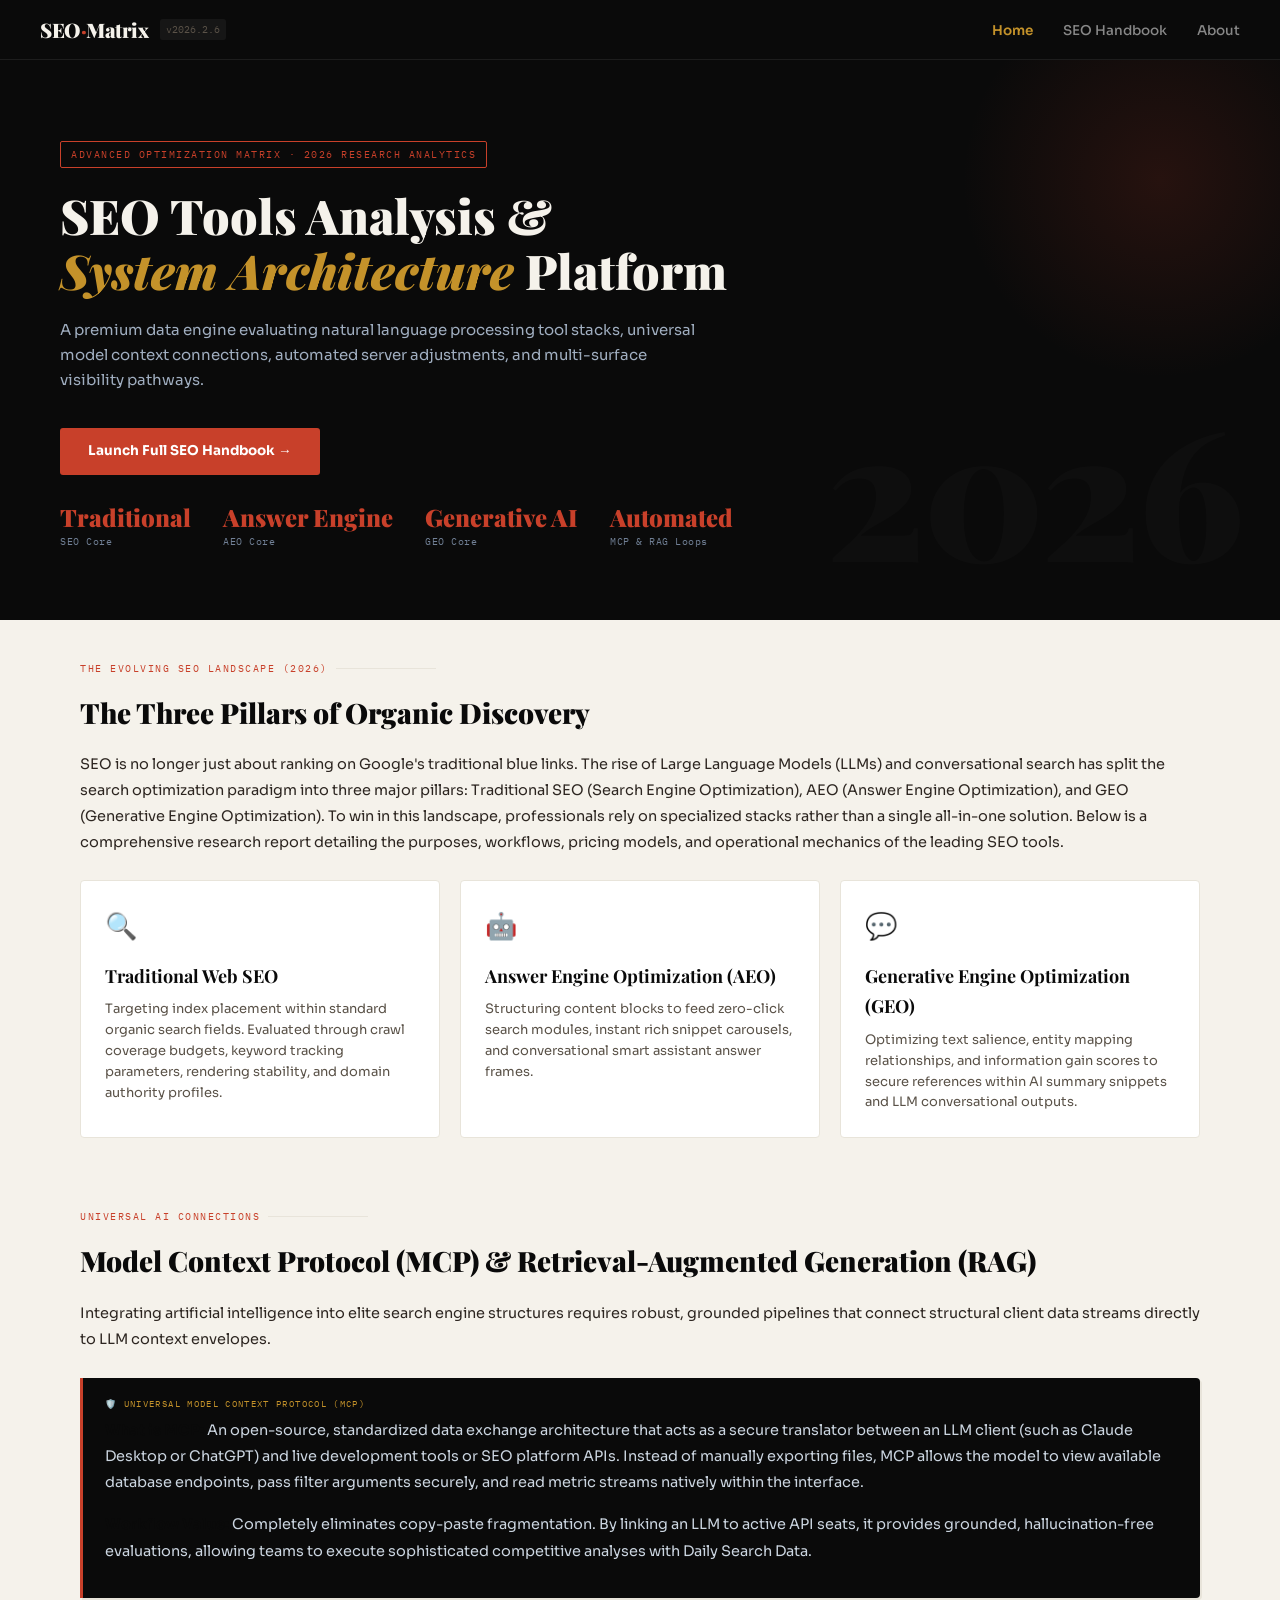
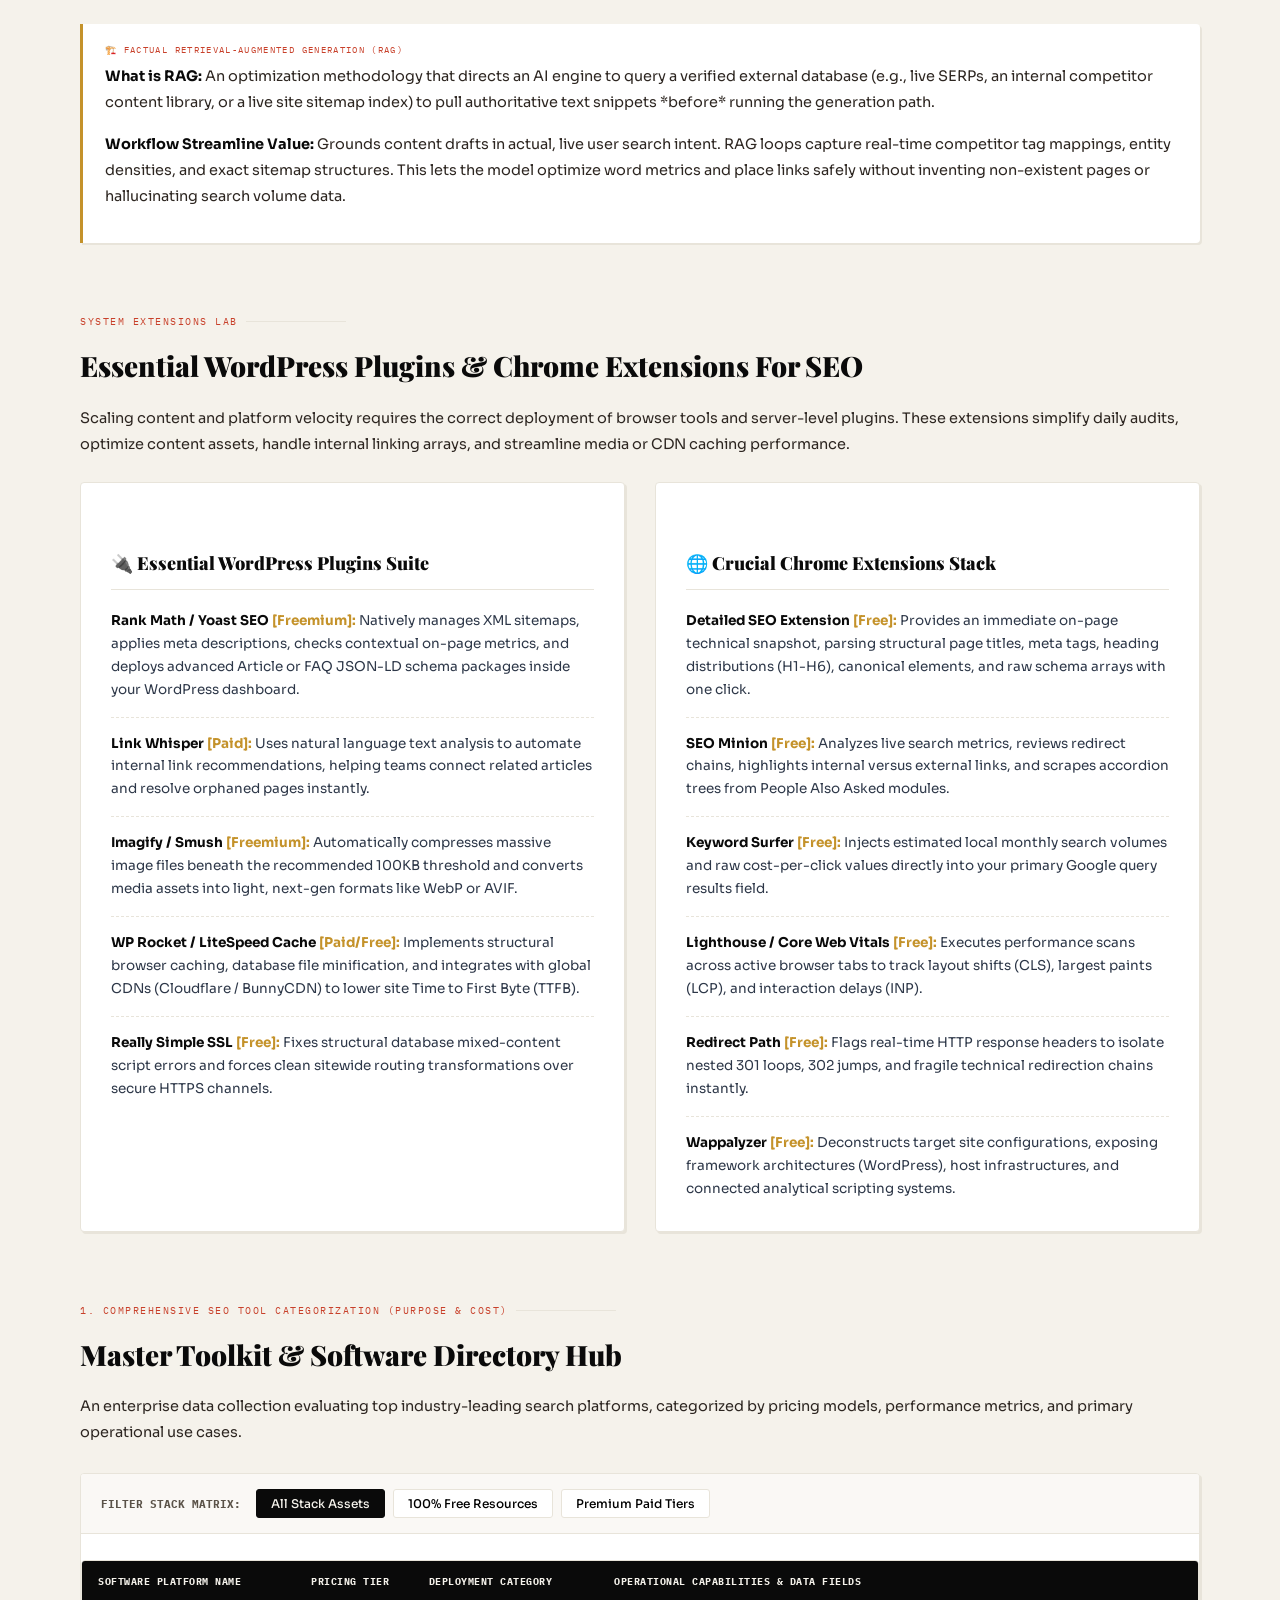
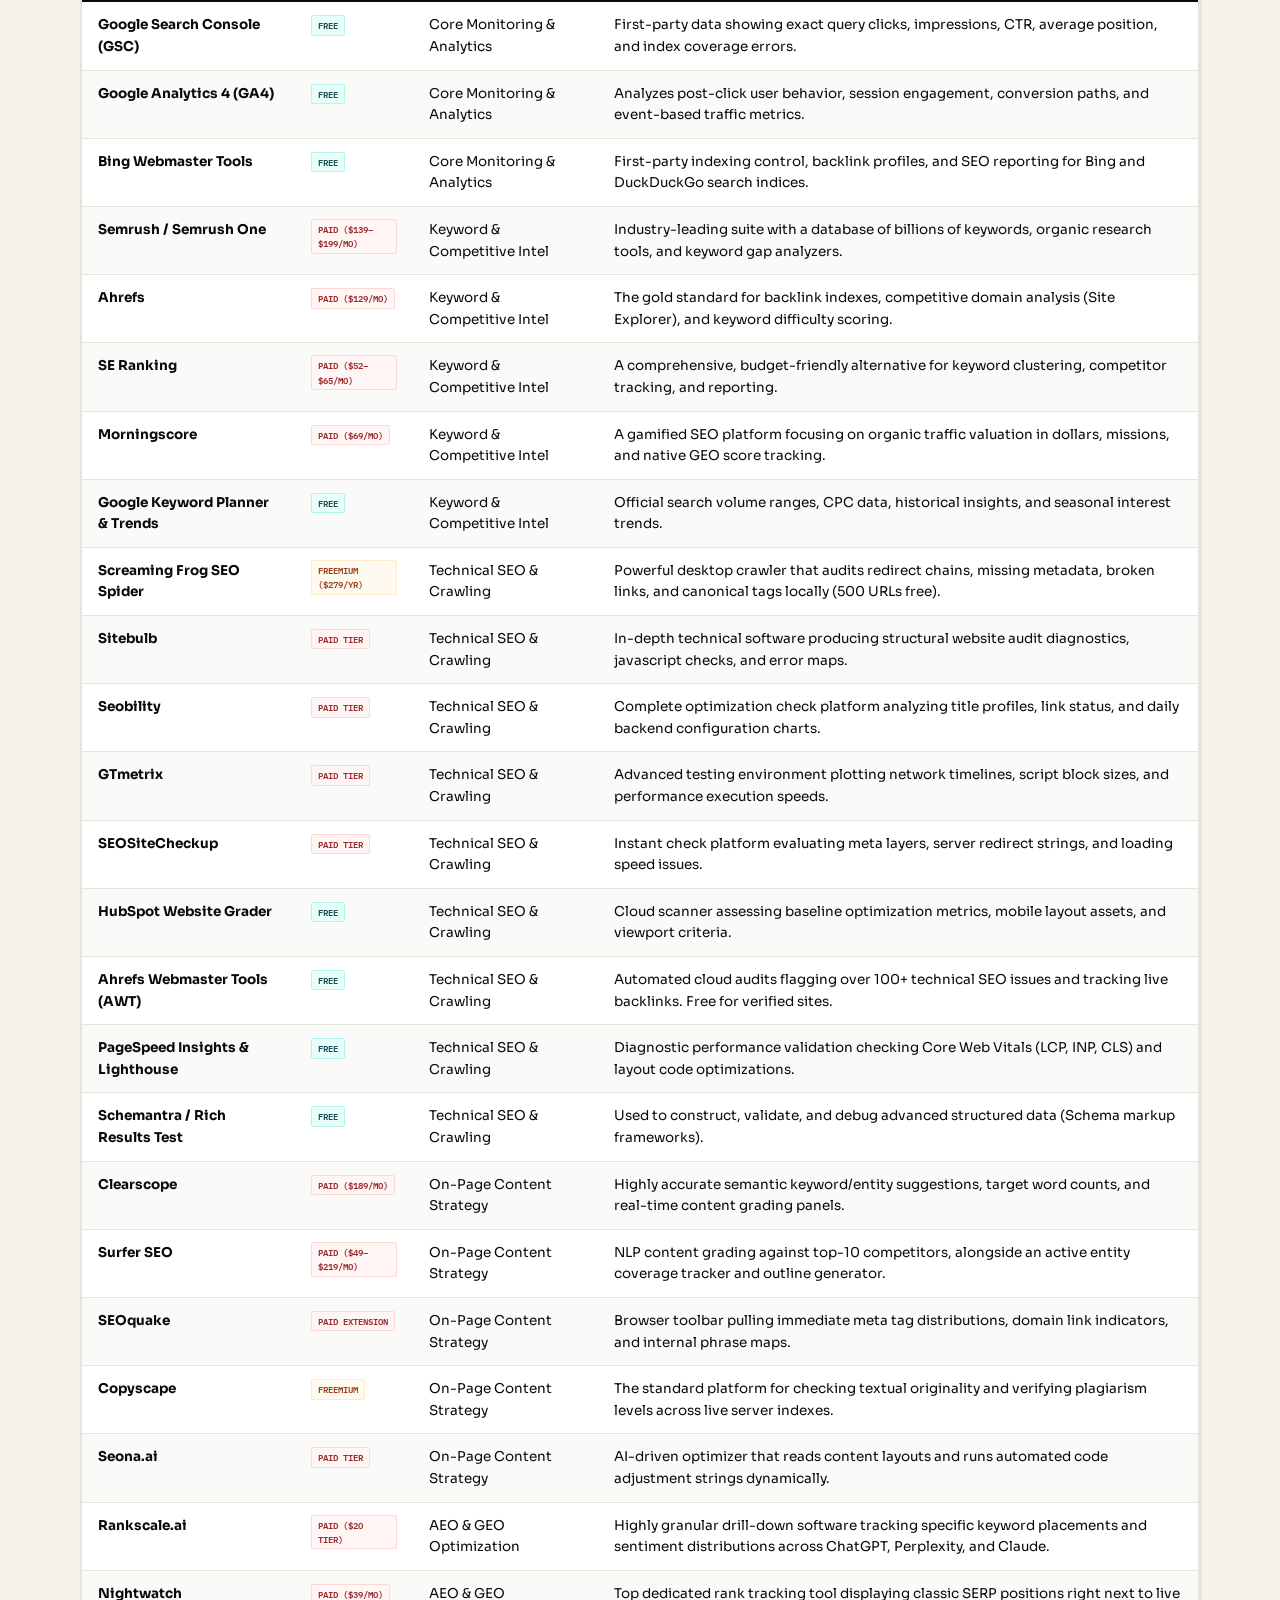
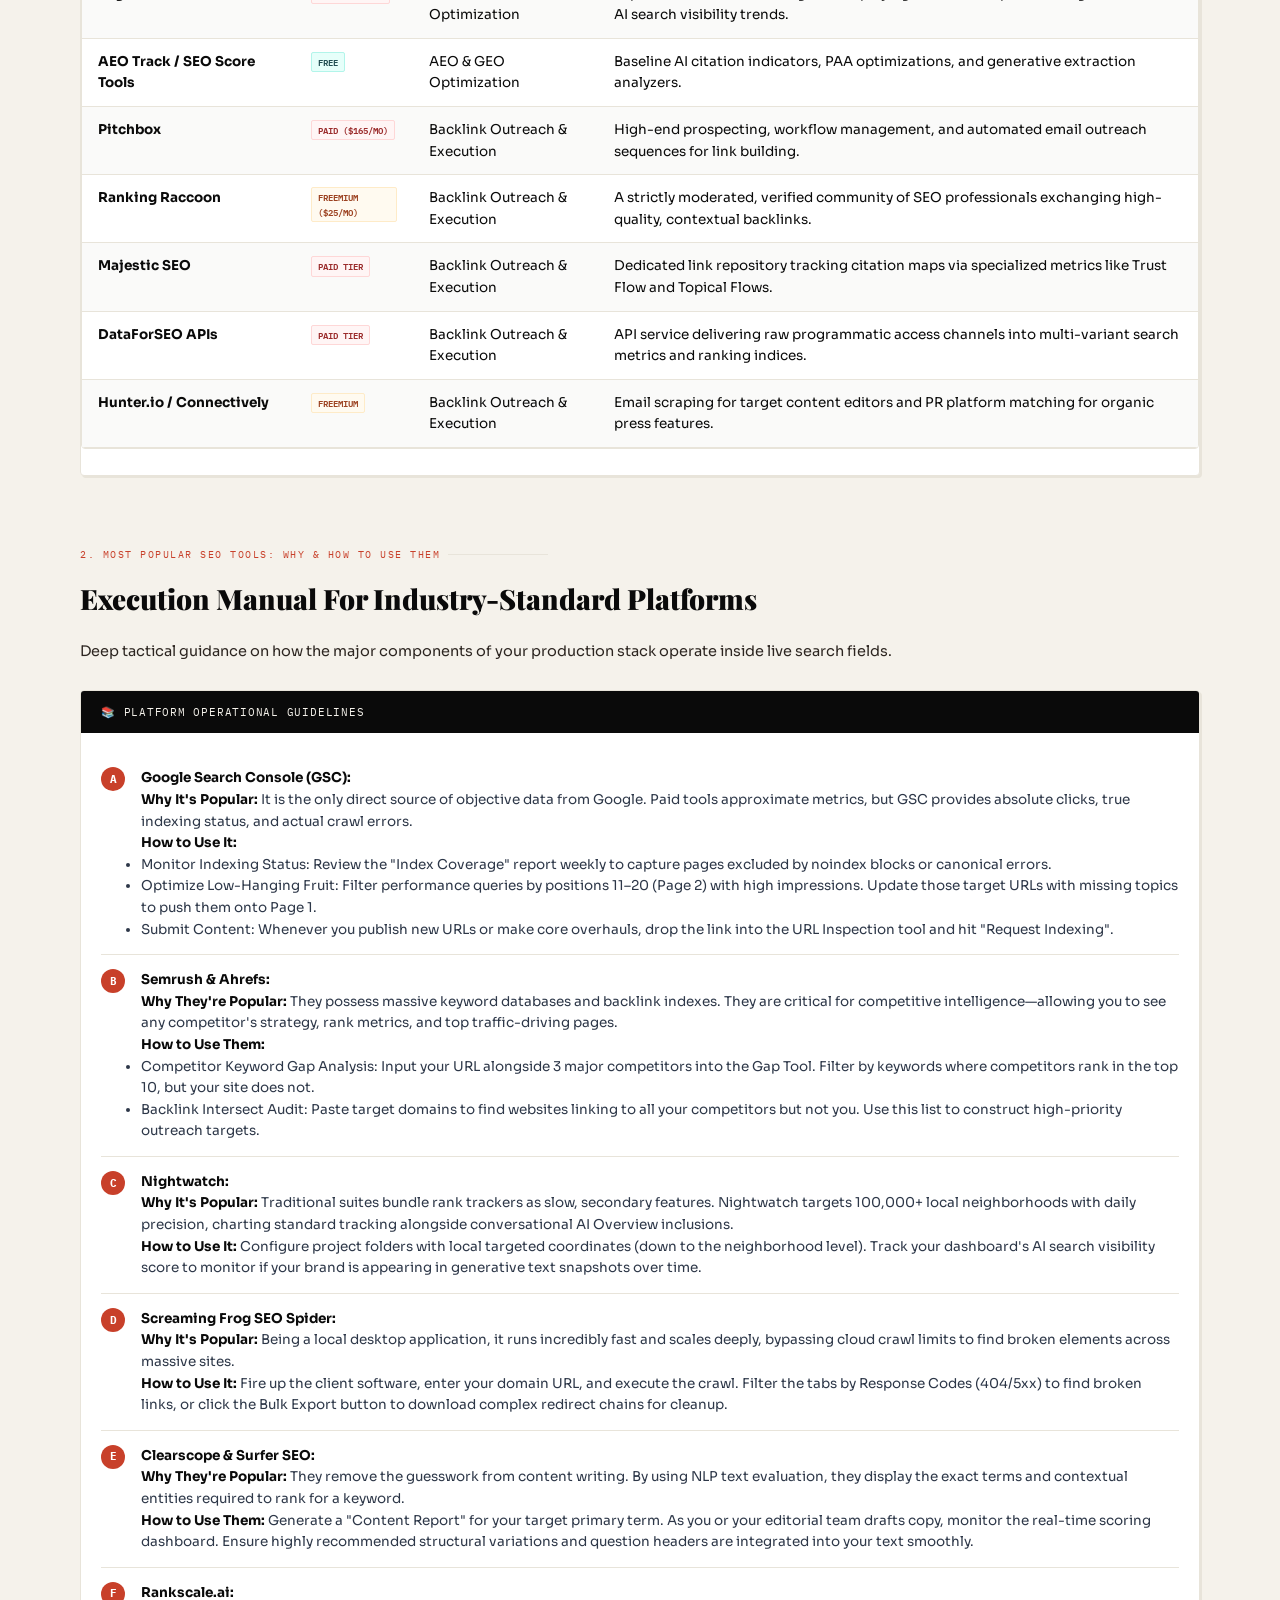
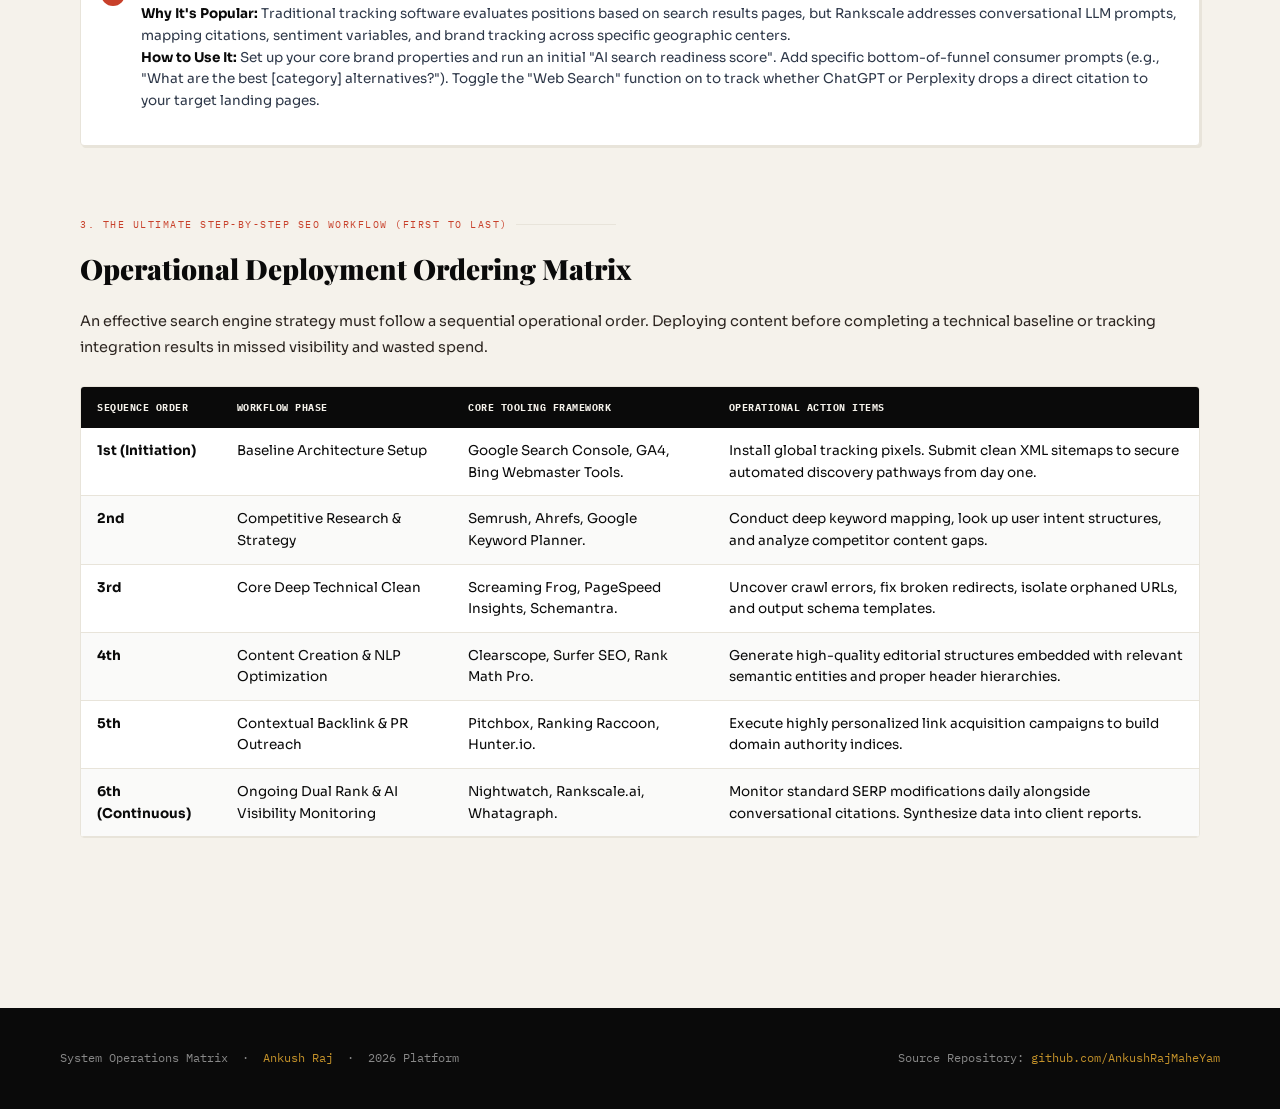
<file: index.html>
<!DOCTYPE html>
<html lang="en">
<head>
    <meta charset="UTF-8">
    <meta name="viewport" content="width=device-width, initial-scale=1.0">
    <title>Enterprise SEO Tools Analysis, Automation &amp; Protocol Architecture Matrix | Ankush Raj</title>
    <link href="https://fonts.googleapis.com/css2?family=Playfair+Display:ital,wght@0,400;0,700;0,900;1,400&family=IBM+Plex+Mono:wght@400;500&family=Sora:wght@300;400;500;600;700&display=swap" rel="stylesheet">
    <link rel="stylesheet" href="style.css">
</head>
<body class="index-page">

    <div id="progress-bar"></div>

    <nav class="global-navbar">
        <div class="nav-brand-group">
            <span class="nav-logo-text">SEO<span class="dot">·</span>Matrix</span>
            <span class="nav-version">v2026.2.6</span>
        </div>
        <button class="global-menu-toggle" id="globalMenuToggle" aria-label="Toggle Global Navigation Menu">
            <span></span><span></span><span></span>
        </button>
        <ul class="global-nav-links" id="globalNavLinks">
            <li><a href="index.html" class="global-nav-item active">Home</a></li>
            <li><a href="seo-handbook.html" class="global-nav-item">SEO Handbook</a></li>
            <li><a href="about.html" class="global-nav-item">About</a></li>
        </ul>
    </nav>

    <div id="main" class="full-width">
        
        <section id="hero">
            <div class="hero-badge">Advanced Optimization Matrix · 2026 Research Analytics</div>
            <h1 class="hero-title">SEO Tools Analysis &amp;<br><em>System Architecture</em> Platform</h1>
            <p class="hero-sub">A premium data engine evaluating natural language processing tool stacks, universal model context connections, automated server adjustments, and multi-surface visibility pathways.</p>

            <div class="hero-actions-row">
                <a href="seo-handbook.html" class="cta-link-btn">Launch Full SEO Handbook →</a>
            </div>

            <div class="hero-stats">
                <div class="stat"><span class="stat-num">Traditional</span><span class="stat-label">SEO Core</span></div>
                <div class="stat"><span class="stat-num">Answer Engine</span><span class="stat-label">AEO Core</span></div>
                <div class="stat"><span class="stat-num">Generative AI</span><span class="stat-label">GEO Core</span></div>
                <div class="stat"><span class="stat-num">Automated</span><span class="stat-label">MCP &amp; RAG Loops</span></div>
            </div>
        </section>

        <div id="content" class="dashboard-content">
            
            <section class="dashboard-section">
                <div class="part-label">The Evolving SEO Landscape (2026)</div>
                <h2 class="section-display-title">The Three Pillars of Organic Discovery</h2>
                <p>SEO is no longer just about ranking on Google's traditional blue links. The rise of Large Language Models (LLMs) and conversational search has split the search optimization paradigm into three major pillars: Traditional SEO (Search Engine Optimization), AEO (Answer Engine Optimization), and GEO (Generative Engine Optimization). To win in this landscape, professionals rely on specialized stacks rather than a single all-in-one solution. Below is a comprehensive research report detailing the purposes, workflows, pricing models, and operational mechanics of the leading SEO tools.</p>
                
                <div class="card-grid">
                    <div class="card">
                        <div class="card-icon">🔍</div>
                        <div class="card-title">Traditional Web SEO</div>
                        <div class="card-desc">Targeting index placement within standard organic search fields. Evaluated through crawl coverage budgets, keyword tracking parameters, rendering stability, and domain authority profiles.</div>
                    </div>
                    <div class="card">
                        <div class="card-icon">🤖</div>
                        <div class="card-title">Answer Engine Optimization (AEO)</div>
                        <div class="card-desc">Structuring content blocks to feed zero-click search modules, instant rich snippet carousels, and conversational smart assistant answer frames.</div>
                    </div>
                    <div class="card">
                        <div class="card-icon">💬</div>
                        <div class="card-title">Generative Engine Optimization (GEO)</div>
                        <div class="card-desc">Optimizing text salience, entity mapping relationships, and information gain scores to secure references within AI summary snippets and LLM conversational outputs.</div>
                    </div>
                </div>
            </section>

            <section class="dashboard-section">
                <div class="part-label">Universal AI Connections</div>
                <h2 class="section-display-title">Model Context Protocol (MCP) &amp; Retrieval-Augmented Generation (RAG)</h2>
                <p>Integrating artificial intelligence into elite search engine structures requires robust, grounded pipelines that connect structural client data streams directly to LLM context envelopes.</p>
                
                <div class="callout ink">
                    <div class="callout-label">🛡️ Universal Model Context Protocol (MCP)</div>
                    <p><strong>What is MCP:</strong> An open-source, standardized data exchange architecture that acts as a secure translator between an LLM client (such as Claude Desktop or ChatGPT) and live development tools or SEO platform APIs. Instead of manually exporting files, MCP allows the model to view available database endpoints, pass filter arguments securely, and read metric streams natively within the interface.</p>
                    <p><strong>Workflow Value:</strong> Completely eliminates copy-paste fragmentation. By linking an LLM to active API seats, it provides grounded, hallucination-free evaluations, allowing teams to execute sophisticated competitive analyses with Daily Search Data.</p>
                </div>

                <div class="callout gold">
                    <div class="callout-label">🏗️ Factual Retrieval-Augmented Generation (RAG)</div>
                    <p><strong>What is RAG:</strong> An optimization methodology that directs an AI engine to query a verified external database (e.g., live SERPs, an internal competitor content library, or a live site sitemap index) to pull authoritative text snippets *before* running the generation path.</p>
                    <p><strong>Workflow Streamline Value:</strong> Grounds content drafts in actual, live user search intent. RAG loops capture real-time competitor tag mappings, entity densities, and exact sitemap structures. This lets the model optimize word metrics and place links safely without inventing non-existent pages or hallucinating search volume data.</p>
                </div>
            </section>

            <section class="dashboard-section">
                <div class="part-label">System Extensions Lab</div>
                <h2 class="section-display-title">Essential WordPress Plugins &amp; Chrome Extensions For SEO</h2>
                <p>Scaling content and platform velocity requires the correct deployment of browser tools and server-level plugins. These extensions simplify daily audits, optimize content assets, handle internal linking arrays, and streamline media or CDN caching performance.</p>

                <div class="grid-two">
                    <div class="plugin-category-box">
                        <h3 class="category-sub-title">🔌 Essential WordPress Plugins Suite</h3>
                        <div class="sop-step-inline">
                            <strong>Rank Math / Yoast SEO <span class="text-gold">[Freemium]:</span></strong> Natively manages XML sitemaps, applies meta descriptions, checks contextual on-page metrics, and deploys advanced Article or FAQ JSON-LD schema packages inside your WordPress dashboard.
                        </div>
                        <div class="sop-step-inline">
                            <strong>Link Whisper <span class="text-gold">[Paid]:</span></strong> Uses natural language text analysis to automate internal link recommendations, helping teams connect related articles and resolve orphaned pages instantly.
                        </div>
                        <div class="sop-step-inline">
                            <strong>Imagify / Smush <span class="text-gold">[Freemium]:</span></strong> Automatically compresses massive image files beneath the recommended 100KB threshold and converts media assets into light, next-gen formats like WebP or AVIF.
                        </div>
                        <div class="sop-step-inline">
                            <strong>WP Rocket / LiteSpeed Cache <span class="text-gold">[Paid/Free]:</span></strong> Implements structural browser caching, database file minification, and integrates with global CDNs (Cloudflare / BunnyCDN) to lower site Time to First Byte (TTFB).
                        </div>
                        <div class="sop-step-inline">
                            <strong>Really Simple SSL <span class="text-gold">[Free]:</span></strong> Fixes structural database mixed-content script errors and forces clean sitewide routing transformations over secure HTTPS channels.
                        </div>
                    </div>

                    <div class="plugin-category-box">
                        <h3 class="category-sub-title">🌐 Crucial Chrome Extensions Stack</h3>
                        <div class="sop-step-inline">
                            <strong>Detailed SEO Extension <span class="text-gold">[Free]:</span></strong> Provides an immediate on-page technical snapshot, parsing structural page titles, meta tags, heading distributions (H1-H6), canonical elements, and raw schema arrays with one click.
                        </div>
                        <div class="sop-step-inline">
                            <strong>SEO Minion <span class="text-gold">[Free]:</span></strong> Analyzes live search metrics, reviews redirect chains, highlights internal versus external links, and scrapes accordion trees from People Also Asked modules.
                        </div>
                        <div class="sop-step-inline">
                            <strong>Keyword Surfer <span class="text-gold">[Free]:</span></strong> Injects estimated local monthly search volumes and raw cost-per-click values directly into your primary Google query results field.
                        </div>
                        <div class="sop-step-inline">
                            <strong>Lighthouse / Core Web Vitals <span class="text-gold">[Free]:</span></strong> Executes performance scans across active browser tabs to track layout shifts (CLS), largest paints (LCP), and interaction delays (INP).
                        </div>
                        <div class="sop-step-inline">
                            <strong>Redirect Path <span class="text-gold">[Free]:</span></strong> Flags real-time HTTP response headers to isolate nested 301 loops, 302 jumps, and fragile technical redirection chains instantly.
                        </div>
                        <div class="sop-step-inline">
                            <strong>Wappalyzer <span class="text-gold">[Free]:</span></strong> Deconstructs target site configurations, exposing framework architectures (WordPress), host infrastructures, and connected analytical scripting systems.
                        </div>
                    </div>
                </div>
            </section>

            <section class="dashboard-section">
                <div class="part-label">1. Comprehensive SEO Tool Categorization (Purpose &amp; Cost)</div>
                <h2 class="section-display-title">Master Toolkit &amp; Software Directory Hub</h2>
                <p>An enterprise data collection evaluating top industry-leading search platforms, categorized by pricing models, performance metrics, and primary operational use cases.</p>

                <div class="interactive-directory-box">
                    <div class="directory-filter-row">
                        <span class="filter-label">Filter Stack Matrix:</span>
                        <div class="filter-action-group">
                            <button class="directory-btn active" data-filter-cost="all">All Stack Assets</button>
                            <button class="directory-btn" data-filter-cost="free">100% Free Resources</button>
                            <button class="directory-btn" data-filter-cost="paid">Premium Paid Tiers</button>
                        </div>
                    </div>
                    <div class="table-wrap">
                        <table id="directoryTable">
                            <thead>
                                <tr>
                                    <th>Software Platform Name</th>
                                    <th>Pricing Tier</th>
                                    <th>Deployment Category</th>
                                    <th>Operational Capabilities &amp; Data Fields</th>
                                </tr>
                            </thead>
                            <tbody>
                                <tr data-cost-type="free">
                                    <td><strong>Google Search Console (GSC)</strong></td>
                                    <td><span class="badge badge-green">Free</span></td>
                                    <td>Core Monitoring &amp; Analytics</td>
                                    <td>First-party data showing exact query clicks, impressions, CTR, average position, and index coverage errors.</td>
                                </tr>
                                <tr data-cost-type="free">
                                    <td><strong>Google Analytics 4 (GA4)</strong></td>
                                    <td><span class="badge badge-green">Free</span></td>
                                    <td>Core Monitoring &amp; Analytics</td>
                                    <td>Analyzes post-click user behavior, session engagement, conversion paths, and event-based traffic metrics.</td>
                                </tr>
                                <tr data-cost-type="free">
                                    <td><strong>Bing Webmaster Tools</strong></td>
                                    <td><span class="badge badge-green">Free</span></td>
                                    <td>Core Monitoring &amp; Analytics</td>
                                    <td>First-party indexing control, backlink profiles, and SEO reporting for Bing and DuckDuckGo search indices.</td>
                                </tr>
                                <tr data-cost-type="paid">
                                    <td><strong>Semrush / Semrush One</strong></td>
                                    <td><span class="badge badge-red">Paid ($139–$199/mo)</span></td>
                                    <td>Keyword &amp; Competitive Intel</td>
                                    <td>Industry-leading suite with a database of billions of keywords, organic research tools, and keyword gap analyzers.</td>
                                </tr>
                                <tr data-cost-type="paid">
                                    <td><strong>Ahrefs</strong></td>
                                    <td><span class="badge badge-red">Paid ($129/mo)</span></td>
                                    <td>Keyword &amp; Competitive Intel</td>
                                    <td>The gold standard for backlink indexes, competitive domain analysis (Site Explorer), and keyword difficulty scoring.</td>
                                </tr>
                                <tr data-cost-type="paid">
                                    <td><strong>SE Ranking</strong></td>
                                    <td><span class="badge badge-red">Paid ($52–$65/mo)</span></td>
                                    <td>Keyword &amp; Competitive Intel</td>
                                    <td>A comprehensive, budget-friendly alternative for keyword clustering, competitor tracking, and reporting.</td>
                                </tr>
                                <tr data-cost-type="paid">
                                    <td><strong>Morningscore</strong></td>
                                    <td><span class="badge badge-red">Paid ($69/mo)</span></td>
                                    <td>Keyword &amp; Competitive Intel</td>
                                    <td>A gamified SEO platform focusing on organic traffic valuation in dollars, missions, and native GEO score tracking.</td>
                                </tr>
                                <tr data-cost-type="free">
                                    <td><strong>Google Keyword Planner &amp; Trends</strong></td>
                                    <td><span class="badge badge-green">Free</span></td>
                                    <td>Keyword &amp; Competitive Intel</td>
                                    <td>Official search volume ranges, CPC data, historical insights, and seasonal interest trends.</td>
                                </tr>
                                <tr data-cost-type="free">
                                    <td><strong>Screaming Frog SEO Spider</strong></td>
                                    <td><span class="badge badge-gold">Freemium ($279/yr)</span></td>
                                    <td>Technical SEO &amp; Crawling</td>
                                    <td>Powerful desktop crawler that audits redirect chains, missing metadata, broken links, and canonical tags locally (500 URLs free).</td>
                                </tr>
                                <tr data-cost-type="paid">
                                    <td><strong>Sitebulb</strong></td>
                                    <td><span class="badge badge-red">Paid Tier</span></td>
                                    <td>Technical SEO &amp; Crawling</td>
                                    <td>In-depth technical software producing structural website audit diagnostics, javascript checks, and error maps.</td>
                                </tr>
                                <tr data-cost-type="paid">
                                    <td><strong>Seobility</strong></td>
                                    <td><span class="badge badge-red">Paid Tier</span></td>
                                    <td>Technical SEO &amp; Crawling</td>
                                    <td>Complete optimization check platform analyzing title profiles, link status, and daily backend configuration charts.</td>
                                </tr>
                                <tr data-cost-type="paid">
                                    <td><strong>GTmetrix</strong></td>
                                    <td><span class="badge badge-red">Paid Tier</span></td>
                                    <td>Technical SEO &amp; Crawling</td>
                                    <td>Advanced testing environment plotting network timelines, script block sizes, and performance execution speeds.</td>
                                </tr>
                                <tr data-cost-type="paid">
                                    <td><strong>SEOSiteCheckup</strong></td>
                                    <td><span class="badge badge-red">Paid Tier</span></td>
                                    <td>Technical SEO &amp; Crawling</td>
                                    <td>Instant check platform evaluating meta layers, server redirect strings, and loading speed issues.</td>
                                </tr>
                                <tr data-cost-type="free">
                                    <td><strong>HubSpot Website Grader</strong></td>
                                    <td><span class="badge badge-green">Free</span></td>
                                    <td>Technical SEO &amp; Crawling</td>
                                    <td>Cloud scanner assessing baseline optimization metrics, mobile layout assets, and viewport criteria.</td>
                                </tr>
                                <tr data-cost-type="free">
                                    <td><strong>Ahrefs Webmaster Tools (AWT)</strong></td>
                                    <td><span class="badge badge-green">Free</span></td>
                                    <td>Technical SEO &amp; Crawling</td>
                                    <td>Automated cloud audits flagging over 100+ technical SEO issues and tracking live backlinks. Free for verified sites.</td>
                                </tr>
                                <tr data-cost-type="free">
                                    <td><strong>PageSpeed Insights &amp; Lighthouse</strong></td>
                                    <td><span class="badge badge-green">Free</span></td>
                                    <td>Technical SEO &amp; Crawling</td>
                                    <td>Diagnostic performance validation checking Core Web Vitals (LCP, INP, CLS) and layout code optimizations.</td>
                                </tr>
                                <tr data-cost-type="free">
                                    <td><strong>Schemantra / Rich Results Test</strong></td>
                                    <td><span class="badge badge-green">Free</span></td>
                                    <td>Technical SEO &amp; Crawling</td>
                                    <td>Used to construct, validate, and debug advanced structured data (Schema markup frameworks).</td>
                                </tr>
                                <tr data-cost-type="paid">
                                    <td><strong>Clearscope</strong></td>
                                    <td><span class="badge badge-red">Paid ($189/mo)</span></td>
                                    <td>On-Page Content Strategy</td>
                                    <td>Highly accurate semantic keyword/entity suggestions, target word counts, and real-time content grading panels.</td>
                                </tr>
                                <tr data-cost-type="paid">
                                    <td><strong>Surfer SEO</strong></td>
                                    <td><span class="badge badge-red">Paid ($49–$219/mo)</span></td>
                                    <td>On-Page Content Strategy</td>
                                    <td>NLP content grading against top-10 competitors, alongside an active entity coverage tracker and outline generator.</td>
                                </tr>
                                <tr data-cost-type="paid">
                                    <td><strong>SEOquake</strong></td>
                                    <td><span class="badge badge-red">Paid Extension</span></td>
                                    <td>On-Page Content Strategy</td>
                                    <td>Browser toolbar pulling immediate meta tag distributions, domain link indicators, and internal phrase maps.</td>
                                </tr>
                                <tr data-cost-type="free">
                                    <td><strong>Copyscape</strong></td>
                                    <td><span class="badge badge-gold">Freemium</span></td>
                                    <td>On-Page Content Strategy</td>
                                    <td>The standard platform for checking textual originality and verifying plagiarism levels across live server indexes.</td>
                                </tr>
                                <tr data-cost-type="paid">
                                    <td><strong>Seona.ai</strong></td>
                                    <td><span class="badge badge-red">Paid Tier</span></td>
                                    <td>On-Page Content Strategy</td>
                                    <td>AI-driven optimizer that reads content layouts and runs automated code adjustment strings dynamically.</td>
                                </tr>
                                <tr data-cost-type="paid">
                                    <td><strong>Rankscale.ai</strong></td>
                                    <td><span class="badge badge-red">Paid ($20 tier)</span></td>
                                    <td>AEO &amp; GEO Optimization</td>
                                    <td>Highly granular drill-down software tracking specific keyword placements and sentiment distributions across ChatGPT, Perplexity, and Claude.</td>
                                </tr>
                                <tr data-cost-type="paid">
                                    <td><strong>Nightwatch</strong></td>
                                    <td><span class="badge badge-red">Paid ($39/mo)</span></td>
                                    <td>AEO &amp; GEO Optimization</td>
                                    <td>Top dedicated rank tracking tool displaying classic SERP positions right next to live AI search visibility trends.</td>
                                </tr>
                                <tr data-cost-type="free">
                                    <td><strong>AEO Track / SEO Score Tools</strong></td>
                                    <td><span class="badge badge-green">Free</span></td>
                                    <td>AEO &amp; GEO Optimization</td>
                                    <td>Baseline AI citation indicators, PAA optimizations, and generative extraction analyzers.</td>
                                </tr>
                                <tr data-cost-type="paid">
                                    <td><strong>Pitchbox</strong></td>
                                    <td><span class="badge badge-red">Paid ($165/mo)</span></td>
                                    <td>Backlink Outreach &amp; Execution</td>
                                    <td>High-end prospecting, workflow management, and automated email outreach sequences for link building.</td>
                                </tr>
                                <tr data-cost-type="free">
                                    <td><strong>Ranking Raccoon</strong></td>
                                    <td><span class="badge badge-gold">Freemium ($25/mo)</span></td>
                                    <td>Backlink Outreach &amp; Execution</td>
                                    <td>A strictly moderated, verified community of SEO professionals exchanging high-quality, contextual backlinks.</td>
                                </tr>
                                <tr data-cost-type="paid">
                                    <td><strong>Majestic SEO</strong></td>
                                    <td><span class="badge badge-red">Paid Tier</span></td>
                                    <td>Backlink Outreach &amp; Execution</td>
                                    <td>Dedicated link repository tracking citation maps via specialized metrics like Trust Flow and Topical Flows.</td>
                                </tr>
                                <tr data-cost-type="paid">
                                    <td><strong>DataForSEO APIs</strong></td>
                                    <td><span class="badge badge-red">Paid Tier</span></td>
                                    <td>Backlink Outreach &amp; Execution</td>
                                    <td>API service delivering raw programmatic access channels into multi-variant search metrics and ranking indices.</td>
                                </tr>
                                <tr data-cost-type="free">
                                    <td><strong>Hunter.io / Connectively</strong></td>
                                    <td><span class="badge badge-gold">Freemium</span></td>
                                    <td>Backlink Outreach &amp; Execution</td>
                                    <td>Email scraping for target content editors and PR platform matching for organic press features.</td>
                                </tr>
                            </tbody>
                        </table>
                    </div>
                </div>
            </section>

            <section class="dashboard-section">
                <div class="part-label">2. Most Popular SEO Tools: Why &amp; How to Use Them</div>
                <h2 class="section-display-title">Execution Manual For Industry-Standard Platforms</h2>
                <p>Deep tactical guidance on how the major components of your production stack operate inside live search fields.</p>

                <div class="sop">
                    <div class="sop-header">📚 Platform Operational Guidelines</div>
                    <div class="sop-body">
                        <div class="sop-step">
                            <div class="sop-num">A</div>
                            <div class="sop-text"><strong>Google Search Console (GSC):</strong>
                                <br><strong>Why It's Popular:</strong> It is the only direct source of objective data from Google. Paid tools approximate metrics, but GSC provides absolute clicks, true indexing status, and actual crawl errors.
                                <br><strong>How to Use It:</strong>
                                <ul class="bullets">
                                    <li>Monitor Indexing Status: Review the "Index Coverage" report weekly to capture pages excluded by noindex blocks or canonical errors.</li>
                                    <li>Optimize Low-Hanging Fruit: Filter performance queries by positions 11–20 (Page 2) with high impressions. Update those target URLs with missing topics to push them onto Page 1.</li>
                                    <li>Submit Content: Whenever you publish new URLs or make core overhauls, drop the link into the URL Inspection tool and hit "Request Indexing".</li>
                                </ul>
                            </div>
                        </div>
                        <div class="sop-step">
                            <div class="sop-num">B</div>
                            <div class="sop-text"><strong>Semrush &amp; Ahrefs:</strong>
                                <br><strong>Why They're Popular:</strong> They possess massive keyword databases and backlink indexes. They are critical for competitive intelligence—allowing you to see any competitor's strategy, rank metrics, and top traffic-driving pages.
                                <br><strong>How to Use Them:</strong>
                                <ul class="bullets">
                                    <li>Competitor Keyword Gap Analysis: Input your URL alongside 3 major competitors into the Gap Tool. Filter by keywords where competitors rank in the top 10, but your site does not.</li>
                                    <li>Backlink Intersect Audit: Paste target domains to find websites linking to all your competitors but not you. Use this list to construct high-priority outreach targets.</li>
                                </ul>
                            </div>
                        </div>
                        <div class="sop-step">
                            <div class="sop-num">C</div>
                            <div class="sop-text"><strong>Nightwatch:</strong>
                                <br><strong>Why It's Popular:</strong> Traditional suites bundle rank trackers as slow, secondary features. Nightwatch targets 100,000+ local neighborhoods with daily precision, charting standard tracking alongside conversational AI Overview inclusions.
                                <br><strong>How to Use It:</strong> Configure project folders with local targeted coordinates (down to the neighborhood level). Track your dashboard's AI search visibility score to monitor if your brand is appearing in generative text snapshots over time.
                            </div>
                        </div>
                        <div class="sop-step">
                            <div class="sop-num">D</div>
                            <div class="sop-text"><strong>Screaming Frog SEO Spider:</strong>
                                <br><strong>Why It's Popular:</strong> Being a local desktop application, it runs incredibly fast and scales deeply, bypassing cloud crawl limits to find broken elements across massive sites.
                                <br><strong>How to Use It:</strong> Fire up the client software, enter your domain URL, and execute the crawl. Filter the tabs by Response Codes (404/5xx) to find broken links, or click the Bulk Export button to download complex redirect chains for cleanup.
                            </div>
                        </div>
                        <div class="sop-step">
                            <div class="sop-num">E</div>
                            <div class="sop-text"><strong>Clearscope &amp; Surfer SEO:</strong>
                                <br><strong>Why They're Popular:</strong> They remove the guesswork from content writing. By using NLP text evaluation, they display the exact terms and contextual entities required to rank for a keyword.
                                <br><strong>How to Use Them:</strong> Generate a "Content Report" for your target primary term. As you or your editorial team drafts copy, monitor the real-time scoring dashboard. Ensure highly recommended structural variations and question headers are integrated into your text smoothly.
                            </div>
                        </div>
                        <div class="sop-step">
                            <div class="sop-num">F</div>
                            <div class="sop-text"><strong>Rankscale.ai:</strong>
                                <br><strong>Why It's Popular:</strong> Traditional tracking software evaluates positions based on search results pages, but Rankscale addresses conversational LLM prompts, mapping citations, sentiment variables, and brand tracking across specific geographic centers.
                                <br><strong>How to Use It:</strong> Set up your core brand properties and run an initial "AI search readiness score". Add specific bottom-of-funnel consumer prompts (e.g., "What are the best [category] alternatives?"). Toggle the "Web Search" function on to track whether ChatGPT or Perplexity drops a direct citation to your target landing pages.
                            </div>
                        </div>
                    </div>
                </div>
            </section>

            <section class="dashboard-section">
                <div class="part-label">3. The Ultimate Step-by-Step SEO Workflow (First to Last)</div>
                <h2 class="section-display-title">Operational Deployment Ordering Matrix</h2>
                <p>An effective search engine strategy must follow a sequential operational order. Deploying content before completing a technical baseline or tracking integration results in missed visibility and wasted spend.</p>

                <div class="table-wrap">
                    <table>
                        <thead>
                            <tr>
                                <th>Sequence Order</th>
                                <th>Workflow Phase</th>
                                <th>Core Tooling Framework</th>
                                <th>Operational Action Items</th>
                            </tr>
                        </thead>
                        <tbody>
                            <tr>
                                <td><strong>1st (Initiation)</strong></td>
                                <td>Baseline Architecture Setup</td>
                                <td>Google Search Console, GA4, Bing Webmaster Tools.</td>
                                <td>Install global tracking pixels. Submit clean XML sitemaps to secure automated discovery pathways from day one.</td>
                            </tr>
                            <tr>
                                <td><strong>2nd</strong></td>
                                <td>Competitive Research &amp; Strategy</td>
                                <td>Semrush, Ahrefs, Google Keyword Planner.</td>
                                <td>Conduct deep keyword mapping, look up user intent structures, and analyze competitor content gaps.</td>
                            </tr>
                            <tr>
                                <td><strong>3rd</strong></td>
                                <td>Core Deep Technical Clean</td>
                                <td>Screaming Frog, PageSpeed Insights, Schemantra.</td>
                                <td>Uncover crawl errors, fix broken redirects, isolate orphaned URLs, and output schema templates.</td>
                            </tr>
                            <tr>
                                <td><strong>4th</strong></td>
                                <td>Content Creation &amp; NLP Optimization</td>
                                <td>Clearscope, Surfer SEO, Rank Math Pro.</td>
                                <td>Generate high-quality editorial structures embedded with relevant semantic entities and proper header hierarchies.</td>
                            </tr>
                            <tr>
                                <td><strong>5th</strong></td>
                                <td>Contextual Backlink &amp; PR Outreach</td>
                                <td>Pitchbox, Ranking Raccoon, Hunter.io.</td>
                                <td>Execute highly personalized link acquisition campaigns to build domain authority indices.</td>
                            </tr>
                            <tr>
                                <td><strong>6th (Continuous)</strong></td>
                                <td>Ongoing Dual Rank &amp; AI Visibility Monitoring</td>
                                <td>Nightwatch, Rankscale.ai, Whatagraph.</td>
                                <td>Monitor standard SERP modifications daily alongside conversational citations. Synthesize data into client reports.</td>
                            </tr>
                        </tbody>
                    </table>
                </div>
            </section>
<!-- 
            
<section class="dashboard-section">
                <div class="part-label">4. Architecting the Automated SEO Engine</div>
                <h2 class="section-display-title">Automated Data Pipelines &amp; Hub Systems (n8n Engine blueprints)</h2>
                <p>Modern workflows leverage automated triggers to scale operations without inflating manual management hours. Software can be connected via flexible no-code orchestrators (like self-hosted n8n or cloud tools like AirOps) or integrated hubs.</p>

                <div class="callout gold">
                    <div class="callout-label">Blueprint A: The "Page-2 Trap" Content Refresher Loop</div>
                    <p>An execution script runs once a month. It calls the Google Search Console API to scan the previous 30 days of performance history. A filter node isolates any live URL ranking between positions 11 and 20 that pulls >500 impressions. An HTTP scraping node pulls the text layout, passing it directly to an LLM API (Claude/DeepSeek) with a prompt to extract semantic optimizations. These recommendations are automatically populated into a text card inside your production queue (Notion/Trello) as a live task.</p>
                </div>

                <div class="callout ink">
                    <div class="callout-label">Blueprint B: Automated Internal Link Alignment</div>
                    <p>Every two weeks, an execution trigger fetches your active sitemap.xml. A custom script loops through every URL, maps all internal href structural patterns, and outputs an internal linking layout. A data filter isolates "Orphaned Content" (published pages with 0 internal incoming structural paths). The software then fires a notification to your team's internal communication channel (Slack), highlighting the exact pages that require support links from high-traffic URLs.</p>
                </div>

                <div class="callout gold">
                    <div class="callout-label">Blueprint C: Immediate Backlink Profiling &amp; Competitor Alerts</div>
                    <p>A daily trigger executes a call to an available link index API (e.g., Ahrefs or Seobility API) to pull newly identified or lost backlinks. If a backlink from a high-authority domain disappears, or a competitor earns a high-metric mention, a webhook automatically alerts your digital PR team. This allows them to quickly jump on recovery outreach or adjust your competitive strategy.</p>
                </div>
            </section>

            <section class="dashboard-section">
                <div class="part-label">Custom Company Script Execution Node</div>
                <h2 class="section-display-title">Programmatic Technical SEO Polish Loop (Termux Platform)</h2>
                <p>Run the following operational automation block within your local <strong>Termux environment</strong>. This script establishes a secure FTP pipeline link to your WordPress hosting root folder, captures your active <code>robots.txt</code> file parameters, analyzes for modern AEO/GEO spider bot crawler lines, updates missing targets, and uploads the optimized settings safely.</p>

                <div class="code-block-wrapper">
                    <div class="code-header">
                        <span class="file-tag">technical_seo_polish.py</span>
                        <button class="copy-btn" id="copyCodeBtn">Copy Code</button>
                    </div>
<pre><code id="pythonCode">#!/usr/bin/env python3
"""
TECHNICAL SEO WORKFLOW AUTOMATION ENGINE - ROBOTS CONFIGURATION RETRIEVAL & UPDATE
Optimized for deployment within mobile terminal environments (Termux).
"""

import os
import sys
from ftplib import FTP
from io import BytesIO

# ==========================================
# REMOTE SERVER CONFIGURATION PARAMETERS
# ==========================================
FTP_HOST = "your_server_ip_or_domain"
FTP_USER = "your_ftp_username"
FTP_PASSWORD = "your_secure_password"
TARGET_FILE = "robots.txt"

# ==========================================
# AI SEARCH BOT ENGINE DIRECTIVES (AEO/GEO)
# ==========================================
AI_DIRECTIVES_BLOCK = """
# ==========================================
# AI CRAWLER ACCESS RULES (AEO/GEO COMPLIANCE)
# ==========================================
User-agent: GPTBot
Disallow: /wp-admin/
Allow: /wp-content/uploads/
Allow: /wp-content/plugins/

User-agent: PerplexityBot
Disallow: /wp-admin/
Allow: /wp-content/uploads/

User-agent: ClaudeBot
Disallow: /wp-admin/
Allow: /wp-content/uploads/

User-agent: OAI-SearchBot
Disallow: /wp-admin/
Allow: /wp-content/uploads/
"""

def process_technical_seo_polish():
    print("[*] Initializing automated secure network connection...")
    try:
        ftp = FTP()
        ftp.connect(FTP_HOST, 21, timeout=30)
        ftp.login(user=FTP_USER, passwd=FTP_PASSWORD)
        print(f"[+] Connected to hosting environment: {FTP_HOST}")
        
        read_buffer = BytesIO()
        ftp.retrbinary(f"RETR {TARGET_FILE}", read_buffer.write)
        raw_bytes = read_buffer.getvalue()
        current_content = raw_bytes.decode('utf-8') if raw_bytes else ""
        
        if "GPTBot" in current_content or "OAI-SearchBot" in current_content:
            print("[+] Target AI crawler rules are already configured. Exiting cleanly.")
            ftp.quit()
            return
            
        print("[!] Missing critical AI crawler access rules. Running configuration update...")
        optimized_content = current_content.strip() + "\\n" + AI_DIRECTIVES_BLOCK.strip() + "\\n"
        write_buffer = BytesIO(optimized_content.encode('utf-8'))
        
        ftp.storbinary(f"STOR {TARGET_FILE}", write_buffer)
        print("[──>] Automated technical server optimization completed successfully.")
        ftp.quit()
        
    except Exception as error_context:
        print(f"[!] Critical error occurred during script run: {str(error_context)}", file=sys.stderr)

if __name__ == "__main__":
    process_technical_seo_polish()</code></pre>
                </div>
            </section>
-->
            
        </div>

        <footer id="footer">
            <div>
                System Operations Matrix &nbsp;·&nbsp; <a href="https://www.linkedin.com/in/ankushrajmaheyam/" target="_blank">Ankush Raj</a> &nbsp;·&nbsp; 2026 Platform
            </div>
            <div>
                Source Repository: <a href="https://github.com/AnkushRajMaheYam" target="_blank">github.com/AnkushRajMaheYam</a>
            </div>
        </footer>
    </div>

    <button id="back-top" onclick="window.scrollTo({top:0,behavior:'smooth'})" aria-label="Back to top">↑</button>

    <script src="script.js"></script>
</body>
</html>
</file>
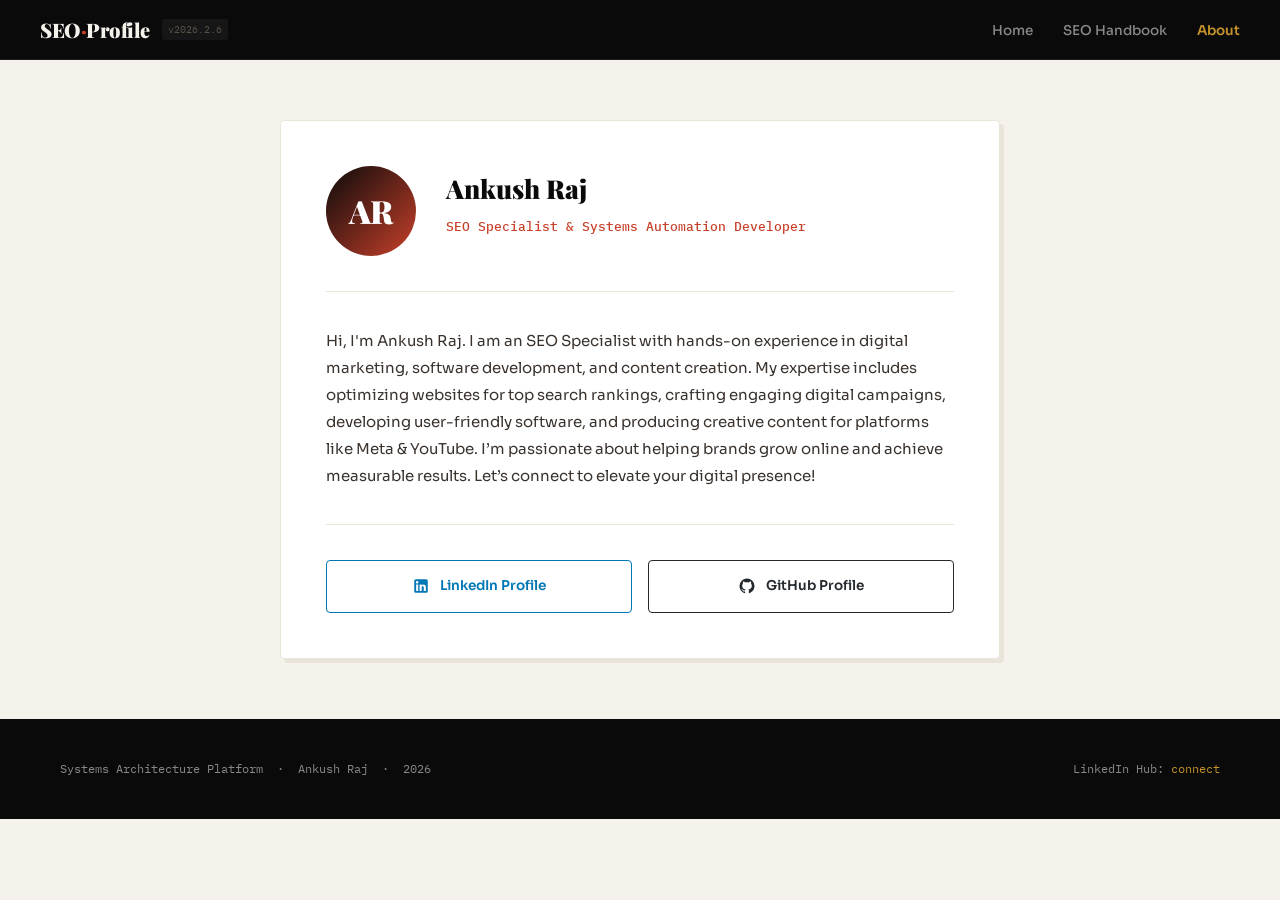
<file: about.html>
<!DOCTYPE html>
<html lang="en">
<head>
    <meta charset="UTF-8">
    <meta name="viewport" content="width=device-width, initial-scale=1.0">
    <title>About Ankush Raj | SEO Specialist &amp; Systems Developer</title>
    <link href="https://fonts.googleapis.com/css2?family=Playfair+Display:ital,wght@0,400;0,700;0,900;1,400&family=IBM+Plex+Mono:wght@400;500&family=Sora:wght@300;400;500;600;700&display=swap" rel="stylesheet">
    <link rel="stylesheet" href="style.css">
</head>
<body class="about-page">

    <nav class="global-navbar">
        <div class="nav-brand-group">
            <span class="nav-logo-text">SEO<span class="dot">·</span>Profile</span>
            <span class="nav-version">v2026.2.6</span>
        </div>
        <button class="global-menu-toggle" id="globalMenuToggle" aria-label="Toggle Global Navigation Menu">
            <span></span><span></span><span></span>
        </button>
        <ul class="global-nav-links" id="globalNavLinks">
            <li><a href="index.html" class="global-nav-item">Home</a></li>
            <li><a href="seo-handbook.html" class="global-nav-item">SEO Handbook</a></li>
            <li><a href="about.html" class="global-nav-item active">About</a></li>
        </ul>
    </nav>

    <div class="profile-container">
        <div class="profile-card">
            <div class="profile-avatar-row">
                <div class="avatar-frame">AR</div>
                <div class="profile-title-block">
                    <h2>Ankush Raj</h2>
                    <p class="profile-tag">SEO Specialist &amp; Systems Automation Developer</p>
                </div>
            </div>
            
            <div class="profile-divider"></div>
            
            <div class="profile-body">
                <p class="bio-text">
                    Hi, I'm Ankush Raj. I am an SEO Specialist with hands-on experience in digital marketing, software development, and content creation. My expertise includes optimizing websites for top search rankings, crafting engaging digital campaigns, developing user-friendly software, and producing creative content for platforms like Meta &amp; YouTube. I’m passionate about helping brands grow online and achieve measurable results. Let’s connect to elevate your digital presence!
                </p>
            </div>

            <div class="profile-divider"></div>

            <div class="profile-actions-row">
                <a href="https://www.linkedin.com/in/ankushrajmaheyam/" target="_blank" class="social-link linkedin">
                    <svg class="social-icon" viewBox="0 0 24 24"><path d="M19 3a2 2 0 0 1 2 2v14a2 2 0 0 1-2 2H5a2 2 0 0 1-2-2V5a2 2 0 0 1 2-2h14m-.5 15.5v-5.3a3.26 3.26 0 0 0-3.26-3.26c-.85 0-1.84.52-2.32 1.3v-1.11h-2.79v8.37h2.79v-4.93c0-.77.62-1.4 1.39-1.4a1.4 1.4 0 0 1 1.4 1.4v4.93h2.79M6.88 8.56a1.68 1.68 0 0 0 1.68-1.68c0-.93-.75-1.69-1.68-1.69a1.69 1.69 0 0 0-1.69 1.69c0 .93.76 1.68 1.69 1.68m1.39 9.94v-8.37H5.5v8.37h2.77z"/></svg>
                    LinkedIn Profile
                </a>
                <a href="https://github.com/AnkushRajMaheYam" target="_blank" class="social-link github">
                    <svg class="social-icon" viewBox="0 0 24 24"><path d="M12 2A10 10 0 0 0 2 12c0 4.42 2.87 8.17 6.84 9.5.5.08.66-.23.66-.5v-1.69c-2.77.6-3.36-1.34-3.36-1.34-.46-1.16-1.11-1.47-1.11-1.47-.9-.62.07-.6.07-.6 1 .07 1.53 1.03 1.53 1.03.9 1.52 2.34 1.07 2.91.83.1-.65.35-1.09.63-1.34-2.22-.25-4.55-1.11-4.55-4.92 0-1.11.38-2 1.03-2.71-.1-.25-.45-1.29.1-2.64 0 0 .84-.27 2.75 1.02.79-.22 1.65-.33 2.5-.33.85 0 1.71.11 2.5.33 1.91-1.29 2.75-1.02 2.75-1.02.55 1.35.2 2.39.1 2.64.65.71 1.03 1.6 1.03 2.71 0 3.82-2.34 4.66-4.57 4.91.36.31.69.92.69 1.85V21c0 .27.16.59.67.5C19.14 20.16 22 16.42 22 12A10 10 0 0 0 12 2z"/></svg>
                    GitHub Profile
                </a>
            </div>
        </div>
    </div>

    <footer id="footer">
        <div>
            Systems Architecture Platform &nbsp;·&nbsp; Ankush Raj &nbsp;·&nbsp; 2026
        </div>
        <div>
            LinkedIn Hub: <a href="https://www.linkedin.com/in/ankushrajmaheyam/" target="_blank">connect</a>
        </div>
    </footer>

    <script src="script.js"></script>
</body>
</html>
</file>
<file: style.css>
/* ==========================================================================
   GLOBAL CONFIGURATION STYLESHEET - WARM CLASSIC EDITORIAL SUITE
   ========================================================================== */

:root {
  --ink: #0a0a0a;
  --paper: #f5f2eb;
  --accent: #c8402a;
  --gold: #c4922a;
  --mid: #5a5248;
  --light: #e8e4da;
  --code-bg: #1a1816;
  --code-text: #e8d9b0;
  --sidebar-w: 280px;
  --serif: 'Playfair Display', Georgia, serif;
  --sans: 'Sora', sans-serif;
  --mono: 'IBM Plex Mono', monospace;
  --bg-main: #f5f2eb;
  --border-color: #e8e4da;
}

*, *::before, *::after { box-sizing: border-box; margin: 0; padding: 0; }

html { scroll-behavior: smooth; }

body {
  background: var(--paper);
  color: var(--ink);
  font-family: var(--sans);
  font-size: 15px;
  line-height: 1.7;
  overflow-x: hidden;
}

/* ── REFINED MOBILE RESPONSIVE NAVBAR ── */
.global-navbar {
    position: sticky;
    top: 0;
    width: 100%;
    height: 60px;
    background: var(--ink);
    border-bottom: 1px solid rgba(255, 255, 255, 0.08);
    display: flex;
    justify-content: space-between;
    align-items: center;
    padding: 0 40px;
    z-index: 1500;
}

.nav-brand-group {
    display: flex;
    align-items: center;
    gap: 12px;
}

.nav-logo-text {
    font-family: var(--serif);
    color: var(--paper);
    font-size: 20px;
    font-weight: 900;
    letter-spacing: -0.5px;
}

.nav-logo-text .dot { color: var(--accent); }

.nav-version {
    font-family: var(--mono); font-size: 10px; color: #5a5248;
    background: rgba(255,255,255,0.05); padding: 2px 6px; border-radius: 3px;
}

.global-nav-links { 
    display: flex; 
    list-style: none; 
    gap: 30px; 
    transition: all 0.3s ease-in-out;
}

.global-nav-item {
    color: #888; text-decoration: none; font-size: 13.5px; font-weight: 500; transition: color 0.2s ease;
}

.global-nav-item:hover, .global-nav-item.active { color: var(--paper); }
.global-nav-item.active { color: var(--gold); font-weight: 600; }

/* NAVBAR MOBILE TOGGLE BUTTON */
.global-menu-toggle {
    display: none;
    flex-direction: column;
    gap: 5px;
    background: none;
    border: none;
    cursor: pointer;
    padding: 5px;
}

.global-menu-toggle span {
    display: block;
    width: 22px;
    height: 2px;
    background-color: var(--paper);
    border-radius: 2px;
    transition: transform 0.3s ease, opacity 0.3s ease;
}

/* ── TOOL FILTERS & DIRECTORY DESIGNS ── */
.interactive-directory-box {
    background: #fff; border: 1px solid var(--light); border-radius: 4px;
    margin: 28px 0; overflow: hidden; box-shadow: 2px 2px 0 var(--light);
}

.directory-filter-row {
    background: #faf8f5; padding: 15px 20px; border-bottom: 1px solid var(--light);
    display: flex; align-items: center; gap: 15px; flex-wrap: wrap;
}

.filter-label { font-family: var(--mono); font-size: 11px; font-weight: 700; text-transform: uppercase; color: var(--mid); }
.filter-action-group { display: flex; gap: 8px; }

.directory-btn {
    background: #fff; border: 1px solid var(--light); padding: 6px 14px;
    font-family: var(--sans); font-size: 12px; font-weight: 500; border-radius: 3px;
    cursor: pointer; transition: all 0.2s ease;
}
.directory-btn:hover { border-color: var(--mid); }
.directory-btn.active { background: var(--ink); color: var(--paper); border-color: var(--ink); }

/* ── SIDEBAR DRAWER FRAMEWORK ── */
#sidebar {
  position: fixed; top: 60px; left: 0; width: var(--sidebar-w); height: calc(100vh - 60px);
  background: var(--ink); color: #ccc; overflow-y: auto; z-index: 100;
  display: flex; flex-direction: column; transition: transform .3s ease;
  border-right: 1px solid rgba(255,255,255,0.02);
}

#sidebar::-webkit-scrollbar { width: 4px; }
#sidebar::-webkit-scrollbar-track { background: #111; }
#sidebar::-webkit-scrollbar-thumb { background: #444; border-radius: 2px; }

.sidebar-brand { padding: 24px 20px 16px; border-bottom: 1px solid #1a1a1a; }
.sidebar-brand .brand-title { font-family: var(--serif); font-size: 13px; font-weight: 900; color: var(--accent); letter-spacing: .05em; text-transform: uppercase; line-height: 1.3; }
.sidebar-brand .brand-sub { font-size: 10px; color: #666; margin-top: 4px; font-family: var(--mono); }

.search-box { padding: 12px 16px; border-bottom: 1px solid #1e1e1e; }
.search-box input { width: 100%; background: #1a1a1a; border: 1px solid #333; border-radius: 4px; color: #ccc; padding: 7px 10px; font-size: 12px; font-family: var(--sans); outline: none; }
.search-box input:focus { border-color: var(--accent); }
.search-box input::placeholder { color: #555; }

.nav-part { border-bottom: 1px solid #1a1a1a; }
.nav-part-header { display: flex; align-items: center; gap: 8px; padding: 12px 16px; cursor: pointer; font-size: 10.5px; font-family: var(--mono); color: var(--gold); letter-spacing: .08em; text-transform: uppercase; user-select: none; transition: background .15s; }
.nav-part-header:hover { background: #141414; }
.nav-part-header .toggle { margin-left: auto; transition: transform .2s; font-size: 9px; }
.nav-part.open .toggle { transform: rotate(90deg); }
.nav-chapters { display: none; flex-direction: column; background: #0d0d0d; }
.nav-part.open .nav-chapters { display: flex; }

.nav-link { display: block; padding: 8px 16px 8px 28px; font-size: 12px; color: #888; text-decoration: none; transition: color .15s, background .15s; cursor: pointer; }
.nav-link:hover, .nav-link.active { color: #fff; background: #161616; }
.nav-link.active { border-left: 2px solid var(--accent); color: var(--accent) !important; font-weight: 600; }

.sidebar-footer { margin-top: auto; padding: 14px 16px; border-top: 1px solid #1e1e1e; font-size: 10px; color: #555; font-family: var(--mono); }
.sidebar-footer a { color: var(--gold); text-decoration: none; }
.sidebar-footer a:hover { color: var(--accent); }

/* ── MAIN WORKSPACE CONTENT ── */
#main { margin-left: var(--sidebar-w); min-height: 100vh; background: var(--paper); }
#main.full-width { margin-left: 0 !important; }

/* ── HERO HEADER ELEMENTS ── */
#hero { background: var(--ink); color: var(--paper); padding: 80px 60px 70px; position: relative; overflow: hidden; }
#hero::before { content: ''; position: absolute; top: -80px; right: -80px; width: 400px; height: 400px; border-radius: 50%; background: radial-gradient(circle, rgba(200,64,42,.15) 0%, transparent 70%); pointer-events: none; }
#hero::after { content: '2026'; position: absolute; bottom: -20px; right: 40px; font-family: var(--serif); font-size: 180px; font-weight: 900; color: rgba(255,255,255,.02); letter-spacing: -.02em; pointer-events: none; user-select: none; }

.hero-badge { display: inline-block; font-family: var(--mono); font-size: 10px; letter-spacing: .15em; text-transform: uppercase; color: var(--accent); border: 1px solid var(--accent); padding: 4px 10px; border-radius: 2px; margin-bottom: 20px; }
.hero-title { font-family: var(--serif); font-size: clamp(28px, 4vw, 48px); font-weight: 900; line-height: 1.15; max-width: 800px; margin-bottom: 20px; }
.hero-title em { color: var(--gold); font-style: italic; }
.hero-sub { font-size: 15px; color: #a0aec0; max-width: 645px; margin-bottom: 35px; line-height: 1.65; }
.hero-actions-row { margin-bottom: 30px; }

.cta-link-btn { display: inline-block; background: var(--accent); color: #fff; text-decoration: none; padding: 12px 28px; font-size: 13.5px; font-weight: 700; border-radius: 3px; transition: background 0.2s; }
.cta-link-btn:hover { background: #a6321f; }

.hero-stats { display: flex; flex-wrap: wrap; gap: 32px; }
.stat { display: flex; flex-direction: column; }
.stat-num { font-family: var(--serif); font-size: 24px; font-weight: 900; color: var(--accent); line-height: 1; }
.stat-label { font-size: 10px; color: #718096; font-family: var(--mono); letter-spacing: .05em; margin-top: 4px; }

.hero-author { margin-top: 40px; padding-top: 25px; border-top: 1px solid #1a1a1a; display: flex; align-items: center; gap: 15px; }
.author-avatar { width: 50px; height: 50px; border-radius: 50%; overflow: hidden; border: 2px solid var(--gold); }
.author-image { width: 100%; height: 100%; object-fit: cover; }
.author-info { line-height: 1.4; }
.author-name { font-size: 14px; font-weight: 600; color: #e2e8f0; }
.author-link { font-size: 11.5px; color: var(--gold); font-family: var(--mono); text-decoration: none; }
.author-link:hover { color: var(--accent); }

/* ── DATA PACK ROW SETUPS ── */
#content { max-width: 960px; padding: 20px 60px 100px; }
.dashboard-content { max-width: 1200px !important; padding: 40px 40px 100px !important; margin: 0 auto; }
.dashboard-section { margin-bottom: 70px; }
.section-display-title { font-family: var(--serif); font-size: 28px; font-weight: 900; margin-bottom: 15px; color: var(--ink); }

.chapter { padding-top: 60px; border-top: 1px solid var(--light); margin-top: 60px; animation: runFadeInView .4s ease; }
.chapter:first-child { border-top: none; margin-top: 0; padding-top: 40px; }

@keyframes runFadeInView { from { opacity: 0; transform: translateY(10px); } to { opacity: 1; transform: none; } }

.part-label { font-family: var(--mono); font-size: 10px; letter-spacing: .15em; color: var(--accent); text-transform: uppercase; margin-bottom: 12px; display: flex; align-items: center; gap: 8px; }
.part-label::after { content: ''; flex: 1; height: 1px; background: var(--light); max-width: 100px; }
.chapter-num { font-family: var(--mono); font-size: 11px; color: #887f75; margin-bottom: 4px; }
h2.chapter-title { font-family: var(--serif); font-size: clamp(24px, 3.5vw, 32px); font-weight: 900; line-height: 1.2; margin-bottom: 22px; color: var(--ink); }
h3 { font-family: var(--serif); font-size: 19px; font-weight: 700; margin: 35px 0 15px; color: var(--ink); }
p { margin-bottom: 16px; color: #2d2621; font-size: 14.5px; line-height: 1.8; }
strong { font-weight: 700; color: var(--ink); }

/* ── GRID LAYOUT SYSTEM ── */
.card-grid { display: grid; grid-template-columns: repeat(auto-fit, minmax(280px, 1fr)); gap: 20px; margin: 24px 0; }
.card { background: #fff; border: 1px solid var(--light); border-radius: 4px; padding: 24px; transition: box-shadow .2s, border-color .2s; }
.card:hover { box-shadow: 4px 4px 0 var(--light); border-color: var(--accent); }
.card-icon { font-size: 26px; margin-bottom: 12px; }
.card-title { font-family: var(--serif); font-size: 18px; font-weight: 700; margin-bottom: 8px; }
.card-desc { font-size: 13px; color: var(--mid); line-height: 1.6; }

/* ── TWO COLUMN GRID ACCENTS ── */
.grid-two {
    display: grid;
    grid-template-columns: repeat(auto-fit, minmax(400px, 1fr));
    gap: 30px;
    margin: 25px 0;
}

.plugin-category-box {
    background: #fff; border: 1px solid var(--light); border-radius: 4px; padding: 30px; box-shadow: 2px 2px 0 var(--light);
}

.category-sub-title {
    font-family: var(--serif); font-size: 18px; font-weight: 900; margin-bottom: 20px;
    color: var(--ink); border-bottom: 1px solid var(--light); padding-bottom: 10px;
}

.sop-step-inline {
    font-size: 13.5px; line-height: 1.7; color: #2d3748; margin-bottom: 15px; padding-bottom: 15px; border-bottom: 1px dashed var(--light);
}

.sop-step-inline:last-child { margin-bottom: 0; padding-bottom: 0; border-bottom: none; }

.text-gold { color: var(--gold) !important; font-weight: 700; }

/* ── BOX HIGHLIGHTS ── */
.callout { border-left: 3px solid var(--accent); background: #fff; padding: 18px 22px; margin: 26px 0; border-radius: 0 4px 4px 0; box-shadow: 2px 2px 0 var(--light); }
.callout.gold { border-color: var(--gold); }
.callout.ink { background: var(--ink); color: var(--paper); border-left-color: var(--accent); }
.callout.ink p { color: #cbd5e0; }
.callout-label { font-family: var(--mono); font-size: 9px; letter-spacing: .15em; text-transform: uppercase; color: var(--accent); margin-bottom: 6px; }
.callout.ink .callout-label { color: var(--gold); }

/* ── PROCEDURAL CHANNELS (SOP) ── */
.sop { background: #fff; border: 1px solid var(--light); border-radius: 4px; margin: 26px 0; overflow: hidden; box-shadow: 2px 2px 0 var(--light); }
.sop-header { background: var(--ink); color: var(--paper); padding: 12px 20px; font-family: var(--mono); font-size: 11px; letter-spacing: .07em; text-transform: uppercase; }
.sop-body { padding: 20px; }
.sop-step { display: flex; gap: 16px; padding: 14px 0; border-bottom: 1px solid var(--light); align-items: flex-start; }
.sop-step:last-child { border-bottom: none; }
.sop-num { width: 24px; height: 24px; min-width: 24px; background: var(--accent); color: #fff; border-radius: 50%; display: flex; align-items: center; justify-content: center; font-size: 11px; font-weight: 700; font-family: var(--mono); }
.sop-text { font-size: 13.5px; line-height: 1.6; color: #2d3748; }

/* ── LOCAL CACHING CHECKLIST Directives ── */
.checklist { list-style: none; margin: 20px 0 25px; }
.checklist li { display: flex; align-items: flex-start; gap: 12px; padding: 8px 0; font-size: 14px; border-bottom: 1px solid var(--light); }
.checklist li:last-child { border-bottom: none; }
.check-icon { width: 18px; height: 18px; min-width: 18px; background: #fff; border: 1.5px solid #cbd5e0; border-radius: 3px; margin-top: 3px; cursor: pointer; transition: all .15s ease; display: flex; align-items: center; justify-content: center; font-size: 11px; font-weight: 700; }
.checklist li.done .check-icon { background: var(--accent); border-color: var(--accent); color: #fff; }
.checklist li.done > span { text-decoration: line-through; color: #a0aec0; }

/* ── DATA LOG MATRIX TABLES ── */
.table-wrap { overflow-x: auto; margin: 26px 0; background: #fff; border: 1px solid var(--light); border-radius: 4px; }
table { width: 100%; border-collapse: collapse; font-size: 13.5px; text-align: left; }
thead th { background: var(--ink); color: var(--paper); padding: 12px 16px; font-family: var(--mono); font-size: 10px; letter-spacing: .05em; text-transform: uppercase; }
tbody tr { border-bottom: 1px solid var(--light); }
tbody tr:nth-child(even) { background: #fafaf9; }
tbody tr:hover { background: rgba(200,64,42,.03); }
td { padding: 12px 16px; vertical-align: top; line-height: 1.6; }
td:first-child { font-weight: 600; color: var(--ink); }

.badge { display: inline-block; font-family: var(--mono); font-size: 9px; padding: 2px 6px; border-radius: 2px; text-transform: uppercase; font-weight: 600; }
.badge-green { background: #e6fffa; color: #234e52; border: 1px solid #b2f5ea; }
.badge-red { background: #fff5f5; color: #9b2c2c; border: 1px solid #fed7d7; }
.badge-gold { background: #fffaf0; color: #9c4221; border: 1px solid #feebc8; }

/* ── CODE BOX CODE SHELLS ── */
.code-block-wrapper { background: var(--code-bg); border-radius: 4px; overflow: hidden; margin: 24px 0; border-left: 3px solid var(--accent); }
.code-header { background: #23201d; padding: 10px 20px; display: flex; justify-content: space-between; align-items: center; border-bottom: 1px solid rgba(255,255,255,0.03); }
.file-tag { font-family: var(--mono); color: #a0aec0; font-size: 12px; }
.copy-btn { background: transparent; border: 1px solid #4a5568; color: #a0aec0; padding: 4px 10px; font-size: 11px; border-radius: 3px; cursor: pointer; transition: all 0.2s; }
.copy-btn:hover { color: #fff; border-color: #cbd5e0; }

pre { padding: 20px; overflow-x: auto; font-family: var(--mono); font-size: 12.5px; color: var(--code-text); line-height: 1.7; }
code { background: rgba(0,0,0,.05); padding: 2px 5px; border-radius: 3px; font-family: var(--mono); font-size: 12.5px; color: var(--accent); }
pre code { background: none; padding: 0; color: inherit; }

/* ── HUD SCRIPT INTERFACES ── */
#progress-bar { position: fixed; top: 60px; left: var(--sidebar-w); right: 0; height: 3px; background: var(--accent); transform-origin: left; transform: scaleX(0); z-index: 200; transition: transform .1s linear; }
#back-top { position: fixed; bottom: 30px; right: 30px; width: 40px; height: 40px; background: var(--ink); color: var(--paper); border: none; border-radius: 4px; cursor: pointer; display: flex; align-items: center; justify-content: center; opacity: 0; pointer-events: none; transition: opacity .3s, background 0.2s; z-index: 500; }
#back-top.show { opacity: 1; pointer-events: auto; }
#back-top:hover { background: var(--accent); }

#menu-toggle { display: none; position: fixed; top: 72px; left: 15px; width: 36px; height: 36px; background: var(--ink); border: none; border-radius: 4px; cursor: pointer; flex-direction: column; align-items: center; justify-content: center; gap: 5px; z-index: 1200; }
#menu-toggle span { width: 20px; height: 2px; background: #fff; border-radius: 1px; }

/* ── HIGHLY REFINED PROFILE BUTTON SYSTEM ── */
.profile-container { max-width: 760px; margin: 60px auto; padding: 0 20px; }
.profile-card { background: #fff; border: 1px solid var(--light); border-radius: 4px; padding: 45px; box-shadow: 4px 4px 0 var(--light); }
.profile-avatar-row { display: flex; align-items: center; gap: 30px; }
.avatar-frame { width: 90px; height: 90px; border-radius: 50%; background: linear-gradient(135deg, var(--ink), var(--accent)); display: flex; align-items: center; justify-content: center; color: #fff; font-family: var(--serif); font-size: 32px; font-weight: 900; }
.profile-title-block h2 { font-family: var(--serif); font-size: 26px; font-weight: 900; color: var(--ink); }
.profile-tag { color: var(--accent); font-family: var(--mono); font-size: 13px; margin-top: 4px; font-weight: 500; }
.profile-divider { height: 1px; background: var(--light); margin: 35px 0; }
.bio-text { font-size: 15px; color: #3a322d; line-height: 1.8; }

/* HIGH END LINKEDIN / GITHUB SOCIAL CTAs */
.profile-actions-row { 
    display: flex; 
    gap: 16px; 
    margin-top: 25px; 
}

.social-link {
    flex: 1; 
    display: flex; 
    align-items: center; 
    justify-content: center;
    gap: 10px; 
    padding: 14px 20px; 
    border-radius: 4px; 
    text-decoration: none;
    font-size: 13.5px; 
    font-weight: 600; 
    transition: all 0.25s cubic-bezier(0.4, 0, 0.2, 1);
    color: var(--ink); 
    font-family: var(--sans);
    border: 1px solid var(--ink);
    background: transparent;
}

.social-link.linkedin {
    border-color: #0077b5;
    color: #0077b5;
}

.social-link.linkedin:hover {
    background: #0077b5;
    color: #ffffff;
    box-shadow: 0 4px 12px rgba(0, 119, 181, 0.2);
    transform: translateY(-2px);
}

.social-link.github {
    border-color: #24292e;
    color: #24292e;
}

.social-link.github:hover {
    background: #24292e;
    color: #ffffff;
    box-shadow: 0 4px 12px rgba(36, 41, 46, 0.2);
    transform: translateY(-2px);
}

.social-icon { width: 18px; height: 18px; fill: currentColor; }

/* ── UDEMY BADGE DESIGNS ── */
.upcoming-features { padding: 60px 40px; background: #0f1115; text-align: center; border-radius: 4px; margin-top: 50px; }
.upcoming-features h2 { font-family: var(--serif); color: var(--paper); font-size: 32px; margin-bottom: 12px; }
.upcoming-features p { color: #a0aec0; max-width: 600px; margin: 0 auto 24px; font-size: 14px; }
.quiz-btn { display: inline-block; background: linear-gradient(135deg, var(--accent), var(--gold)); color: #fff; text-decoration: none; padding: 12px 32px; border-radius: 50px; font-weight: 700; font-size: 13px; letter-spacing: 0.05em; text-transform: uppercase; }
.coming-soon { display: flex; justify-content: center; align-items: center; gap: 8px; color: var(--gold); font-family: var(--mono); font-size: 12px; margin-top: 20px; }
.pulse { width: 8px; height: 8px; background: var(--accent); border-radius: 50%; animation: pulseTarget 1.5s infinite; }
.feature-note { margin-top: 20px; border-top: 1px solid #222; padding-top: 15px; color: #4a5568; font-family: var(--mono); font-size: 11px; }

@keyframes pulseTarget { 0% { transform: scale(1); opacity: 1; } 70% { transform: scale(2); opacity: 0; } 100% { transform: scale(1); opacity: 0; } }

/* ── GLOBAL SCREEN FOOTER BAR ── */
#footer { background: var(--ink); color: #888; padding: 40px 60px; font-size: 12px; font-family: var(--mono); display: flex; flex-wrap: wrap; gap: 16px; justify-content: space-between; align-items: center; }
#footer a { color: var(--gold); text-decoration: none; }
#footer a:hover { color: var(--accent); }

/* ── MOBILE RESPONSIVE ADAPTATIONS ── */
@media (max-width: 768px) {
  :root { --sidebar-w: 0px; }
  
  /* GLOBAL NAV DRAW PANEL CONTROL */
  .global-menu-toggle { display: flex; }
  .global-nav-links {
      display: none;
      flex-direction: column;
      position: absolute;
      top: 60px; left: 0; right: 0;
      background: var(--ink);
      padding: 25px;
      gap: 20px;
      border-bottom: 1px solid rgba(255, 255, 255, 0.08);
      box-shadow: 0 8px 16px rgba(0,0,0,0.4);
  }
  .global-nav-links.open { display: flex; }
  
  #sidebar { transform: translateX(-280px); top: 60px; height: calc(100vh - 60px); width: 280px; }
  #sidebar.open { transform: translateX(0); }
  #menu-toggle { display: flex; top: 72px; }
  #main { margin-left: 0; }
  #main.full-width { margin-left: 0 !important; }
  #progress-bar { left: 0; top: 60px; }
  #hero { padding: 60px 24px 50px; }
  #content { padding: 20px 24px 80px; }
  .dashboard-content { padding: 30px 15px 80px !important; }
  .global-navbar { padding: 0 20px; }
  .profile-card { padding: 25px; }
  .profile-avatar-row { flex-direction: column; text-align: center; gap: 15px; }
  .profile-actions-row { flex-direction: column; gap: 12px; }
  .grid-two { grid-template-columns: 1fr; gap: 20px; }
}

mark { background: rgba(196,146,42,0.3); color: inherit; border-radius: 2px; }
</file>
